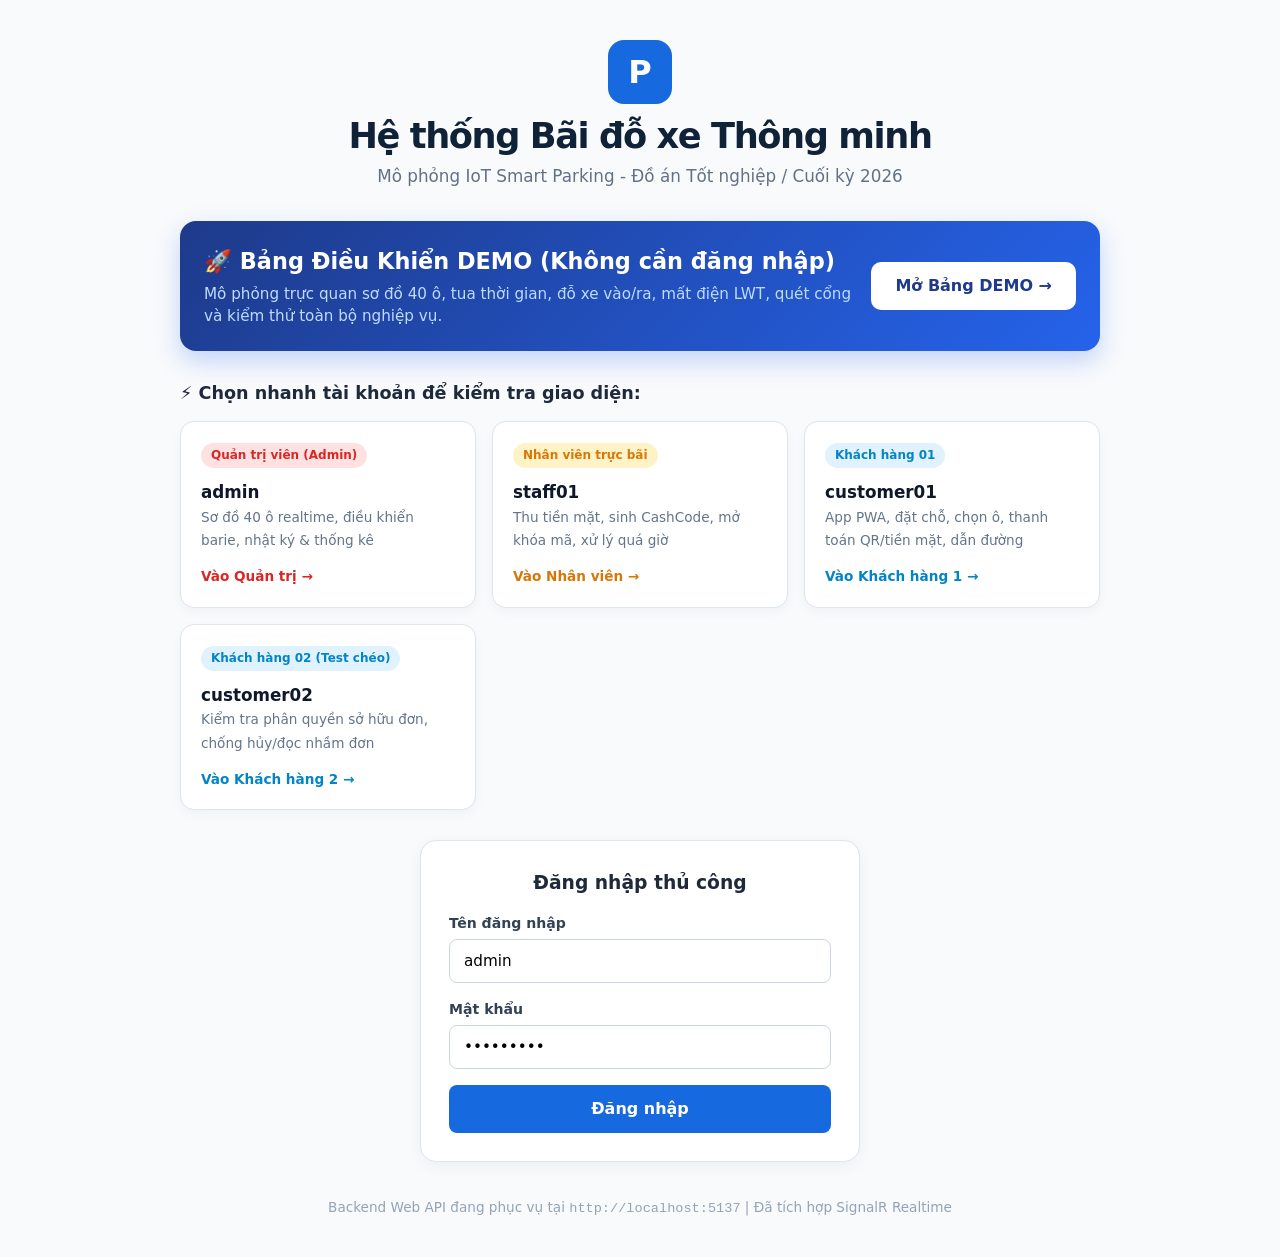
<file: IOT_SmartParking/dashboard/index.html>
<!doctype html>
<html lang="vi">
<head>
  <meta charset="UTF-8">
  <meta name="viewport" content="width=device-width, initial-scale=1.0">
  <title>Đăng nhập | Smart Parking IoT</title>
  <link rel="stylesheet" href="style.css?v=20261121-1">
  <style>
    .login-container {
      max-width: 960px;
      margin: 40px auto;
      padding: 0 20px;
    }
    .hero-banner {
      text-align: center;
      margin-bottom: 32px;
    }
    .hero-banner h1 {
      font-size: 2.2rem;
      color: #102238;
      margin-bottom: 8px;
    }
    .hero-banner p {
      color: #637187;
      font-size: 1.05rem;
    }
    .quick-access-grid {
      display: grid;
      grid-template-columns: repeat(auto-fit, minmax(220px, 1fr));
      gap: 16px;
      margin-bottom: 30px;
    }
    .quick-btn-card {
      background: #ffffff;
      border: 1px solid #dde5ef;
      border-radius: 14px;
      padding: 20px;
      text-align: left;
      cursor: pointer;
      transition: all 0.2s ease;
      box-shadow: 0 4px 12px rgba(18, 32, 54, 0.04);
      display: flex;
      flex-direction: column;
      justify-content: space-between;
    }
    .quick-btn-card:hover {
      transform: translateY(-3px);
      box-shadow: 0 8px 24px rgba(23, 105, 224, 0.15);
      border-color: #1769e0;
    }
    .role-badge {
      display: inline-block;
      font-size: 0.75rem;
      font-weight: 700;
      padding: 4px 10px;
      border-radius: 99px;
      margin-bottom: 12px;
      width: fit-content;
    }
    .role-admin { background: #fee2e2; color: #dc2626; }
    .role-staff { background: #fef3c7; color: #d97706; }
    .role-customer { background: #e0f2fe; color: #0284c7; }
    .demo-hero-card {
      background: linear-gradient(135deg, #1e3a8a, #2563eb);
      color: white;
      border-radius: 16px;
      padding: 24px;
      margin-bottom: 30px;
      display: flex;
      align-items: center;
      justify-content: space-between;
      gap: 20px;
      box-shadow: 0 10px 25px rgba(37, 99, 235, 0.25);
    }
    .demo-hero-card h2 { margin: 0 0 6px 0; color: #ffffff; font-size: 1.4rem; }
    .demo-hero-card p { margin: 0; color: #bfdbfe; font-size: 0.95rem; }
    .btn-demo-glow {
      background: #ffffff;
      color: #1e3a8a;
      font-weight: 700;
      padding: 12px 24px;
      border-radius: 10px;
      border: none;
      font-size: 1rem;
      white-space: nowrap;
      transition: all 0.2s ease;
    }
    .btn-demo-glow:hover {
      background: #f8fafc;
      transform: scale(1.04);
      box-shadow: 0 4px 15px rgba(255, 255, 255, 0.4);
    }
    .manual-login-card {
      background: #ffffff;
      border: 1px solid #dde5ef;
      border-radius: 16px;
      padding: 28px;
      max-width: 440px;
      margin: 0 auto;
      box-shadow: 0 4px 16px rgba(18, 32, 54, 0.05);
    }
    .form-group {
      margin-bottom: 16px;
      text-align: left;
    }
    .form-group label {
      display: block;
      margin-bottom: 6px;
      font-size: 0.88rem;
      font-weight: 600;
      color: #334155;
    }
    .form-group input {
      width: 100%;
      padding: 10px 14px;
      border: 1px solid #cbd5e1;
      border-radius: 8px;
      font-size: 0.95rem;
    }
    .btn-submit {
      width: 100%;
      padding: 12px;
      background: #1769e0;
      color: white;
      border: none;
      border-radius: 8px;
      font-weight: 700;
      font-size: 1rem;
      transition: background 0.2s;
    }
    .btn-submit:hover {
      background: #1554be;
    }
    .login-error {
      color: #dc2626;
      background: #fef2f2;
      border: 1px solid #fee2e2;
      padding: 10px;
      border-radius: 8px;
      font-size: 0.88rem;
      margin-top: 12px;
      display: none;
    }
    .footer-note {
      text-align: center;
      margin-top: 36px;
      color: #94a3b8;
      font-size: 0.85rem;
    }
  </style>
</head>
<body style="background: #f8fafc;">
  <div class="login-container">
    <div class="hero-banner">
      <div style="display: inline-flex; align-items: center; justify-content: center; width: 64px; height: 64px; border-radius: 16px; background: #1769e0; color: white; font-size: 2rem; font-weight: 800; margin-bottom: 12px;">P</div>
      <h1>Hệ thống Bãi đỗ xe Thông minh</h1>
      <p>Mô phỏng IoT Smart Parking - Đồ án Tốt nghiệp / Cuối kỳ 2026</p>
    </div>

    <!-- Bảng điều khiển Demo Nhanh -->
    <div class="demo-hero-card">
      <div>
        <h2>🚀 Bảng Điều Khiển DEMO (Không cần đăng nhập)</h2>
        <p>Mô phỏng trực quan sơ đồ 40 ô, tua thời gian, đỗ xe vào/ra, mất điện LWT, quét cổng và kiểm thử toàn bộ nghiệp vụ.</p>
      </div>
      <button class="btn-demo-glow" onclick="window.location.href='demo.html'">Mở Bảng DEMO →</button>
    </div>

    <h3 style="margin-bottom: 14px; color: #1e293b; font-size: 1.1rem;">⚡ Chọn nhanh tài khoản để kiểm tra giao diện:</h3>
    
    <div class="quick-access-grid">
      <!-- Admin -->
      <div class="quick-btn-card" onclick="quickLogin('admin', 'Admin@123', 'admin.html')">
        <div>
          <span class="role-badge role-admin">Quản trị viên (Admin)</span>
          <strong style="display: block; font-size: 1.05rem; color: #0f172a;">admin</strong>
          <span style="color: #64748b; font-size: 0.85rem;">Sơ đồ 40 ô realtime, điều khiển barie, nhật ký & thống kê</span>
        </div>
        <div style="margin-top: 16px; color: #dc2626; font-size: 0.85rem; font-weight: 600;">Vào Quản trị →</div>
      </div>

      <!-- Staff -->
      <div class="quick-btn-card" onclick="quickLogin('staff01', 'Staff@123', 'staff.html')">
        <div>
          <span class="role-badge role-staff">Nhân viên trực bãi</span>
          <strong style="display: block; font-size: 1.05rem; color: #0f172a;">staff01</strong>
          <span style="color: #64748b; font-size: 0.85rem;">Thu tiền mặt, sinh CashCode, mở khóa mã, xử lý quá giờ</span>
        </div>
        <div style="margin-top: 16px; color: #d97706; font-size: 0.85rem; font-weight: 600;">Vào Nhân viên →</div>
      </div>

      <!-- Customer 01 -->
      <div class="quick-btn-card" onclick="quickLogin('customer01', 'Customer@123', 'customer.html')">
        <div>
          <span class="role-badge role-customer">Khách hàng 01</span>
          <strong style="display: block; font-size: 1.05rem; color: #0f172a;">customer01</strong>
          <span style="color: #64748b; font-size: 0.85rem;">App PWA, đặt chỗ, chọn ô, thanh toán QR/tiền mặt, dẫn đường</span>
        </div>
        <div style="margin-top: 16px; color: #0284c7; font-size: 0.85rem; font-weight: 600;">Vào Khách hàng 1 →</div>
      </div>

      <!-- Customer 02 -->
      <div class="quick-btn-card" onclick="quickLogin('customer02', 'Customer02@123', 'customer.html')">
        <div>
          <span class="role-badge role-customer">Khách hàng 02 (Test chéo)</span>
          <strong style="display: block; font-size: 1.05rem; color: #0f172a;">customer02</strong>
          <span style="color: #64748b; font-size: 0.85rem;">Kiểm tra phân quyền sở hữu đơn, chống hủy/đọc nhầm đơn</span>
        </div>
        <div style="margin-top: 16px; color: #0284c7; font-size: 0.85rem; font-weight: 600;">Vào Khách hàng 2 →</div>
      </div>
    </div>

    <!-- Đăng nhập thủ công -->
    <div class="manual-login-card">
      <h3 style="margin-top: 0; margin-bottom: 16px; text-align: center; color: #1e293b;">Đăng nhập thủ công</h3>
      <form id="loginForm" onsubmit="handleManualLogin(event)">
        <div class="form-group">
          <label for="username">Tên đăng nhập</label>
          <input type="text" id="username" required placeholder="admin, staff01, customer01..." value="admin">
        </div>
        <div class="form-group">
          <label for="password">Mật khẩu</label>
          <input type="password" id="password" required placeholder="••••••••" value="Admin@123">
        </div>
        <button type="submit" class="btn-submit" id="btnLogin">Đăng nhập</button>
        <div id="loginError" class="login-error"></div>
      </form>
    </div>

    <div class="footer-note">
      Backend Web API đang phục vụ tại <code>http://localhost:5137</code> | Đã tích hợp SignalR Realtime
    </div>
  </div>

  <script>
    async function quickLogin(username, password, redirectUrl) {
      const btn = event.currentTarget;
      const originalText = btn.innerHTML;
      btn.style.opacity = '0.6';
      btn.style.pointerEvents = 'none';

      try {
        const res = await fetch('/api/auth/login', {
          method: 'POST',
          headers: { 'Content-Type': 'application/json' },
          body: JSON.stringify({ username, password })
        });

        if (!res.ok) {
          const err = await res.json();
          alert('Đăng nhập thất bại: ' + (err.message || res.statusText));
          return;
        }

        const data = await res.json();
        localStorage.setItem('smartParkingToken', data.accessToken);
        localStorage.setItem('smartParkingUser', JSON.stringify({
          username: data.username,
          role: data.role
        }));

        window.location.href = redirectUrl;
      } catch (e) {
        alert('Lỗi kết nối máy chủ: ' + e.message);
      } finally {
        btn.style.opacity = '1';
        btn.style.pointerEvents = 'auto';
      }
    }

    async function handleManualLogin(e) {
      e.preventDefault();
      const u = document.getElementById('username').value.trim();
      const p = document.getElementById('password').value;
      const errBox = document.getElementById('loginError');
      const btn = document.getElementById('btnLogin');

      errBox.style.display = 'none';
      btn.disabled = true;
      btn.textContent = 'Đang xử lý...';

      try {
        const res = await fetch('/api/auth/login', {
          method: 'POST',
          headers: { 'Content-Type': 'application/json' },
          body: JSON.stringify({ username: u, password: p })
        });

        if (!res.ok) {
          const err = await res.json();
          errBox.textContent = err.message || 'Tên đăng nhập hoặc mật khẩu không chính xác.';
          errBox.style.display = 'block';
          return;
        }

        const data = await res.json();
        localStorage.setItem('smartParkingToken', data.accessToken);
        localStorage.setItem('smartParkingUser', JSON.stringify({
          username: data.username,
          role: data.role
        }));

        if (data.role === 'Admin') window.location.href = 'admin.html';
        else if (data.role === 'Staff') window.location.href = 'staff.html';
        else window.location.href = 'customer.html';
      } catch (err) {
        errBox.textContent = 'Không thể kết nối đến máy chủ: ' + err.message;
        errBox.style.display = 'block';
      } finally {
        btn.disabled = false;
        btn.textContent = 'Đăng nhập';
      }
    }
  </script>
</body>
</html>
</file>
<file: IOT_SmartParking/dashboard/style.css>
:root {
  --ink: #122036;
  --muted: #637187;
  --line: #dde5ef;
  --canvas: #eff4f9;
  --surface: #ffffff;
  --sidebar: #102238;
  --sidebar-soft: #193149;
  --blue: #1769e0;
  --blue-soft: #eaf3ff;
  --green: #109b61;
  --green-soft: #e8f8f0;
  --red: #da3b4d;
  --red-soft: #ffedf0;
  --violet: #7450d8;
  --violet-soft: #f0edff;
  --amber: #c77908;
  --shadow: 0 12px 32px rgba(31, 54, 81, .07);
}

* { box-sizing: border-box; }
body { margin: 0; min-width: 320px; background: var(--canvas); color: var(--ink); font: 400 16px/1.45 Inter, ui-sans-serif, system-ui, -apple-system, BlinkMacSystemFont, "Segoe UI", sans-serif; }
button, input { font: inherit; }
button { cursor: pointer; }
button:focus-visible, input:focus-visible { outline: 3px solid rgba(23, 105, 224, .3); outline-offset: 2px; }

.app-shell { min-height: 100vh; }
.sidebar { position: fixed; inset: 0 auto 0 0; z-index: 2; width: 252px; padding: 28px 18px; display: flex; flex-direction: column; background: var(--sidebar); color: #fff; }
.brand { display: flex; align-items: center; gap: 12px; padding: 0 8px; margin-bottom: 42px; }
.brand-mark { width: 44px; height: 44px; display: grid; place-items: center; border-radius: 13px; background: linear-gradient(145deg, #2b81f8, #1554be); font-size: 1.5rem; font-weight: 800; box-shadow: 0 8px 20px rgba(10, 64, 158, .45); }
.brand strong, .brand span { display: block; }
.brand strong { font-size: 1.1rem; letter-spacing: -.02em; }
.brand span { margin-top: 2px; color: #a9bdd1; font-size: .78rem; }
.navigation { display: grid; gap: 6px; }
.nav-item { width: 100%; display: flex; align-items: center; gap: 13px; padding: 12px 14px; border: 0; border-radius: 10px; background: transparent; color: #a9bdd1; text-align: left; transition: background .18s ease, color .18s ease; }
.nav-item:hover, .nav-item.active { background: var(--sidebar-soft); color: #fff; }
.nav-item span { width: 18px; font-weight: 700; text-align: center; }
.broker-card { display: flex; gap: 11px; align-items: center; margin-top: auto; padding: 14px; border: 1px solid rgba(187, 211, 235, .12); border-radius: 13px; background: rgba(255,255,255,.055); }
.broker-card div { min-width: 0; display: grid; }
.broker-card strong { font-size: .82rem; }
.broker-card span:last-child { overflow: hidden; color: #a9bdd1; font-size: .75rem; text-overflow: ellipsis; white-space: nowrap; }
.status-dot { flex: 0 0 auto; width: 10px; height: 10px; border-radius: 50%; }
.status-dot.online { background: #2bd181; box-shadow: 0 0 0 4px rgba(43, 209, 129, .15); }
.status-dot.offline { background: #fb6070; }

.main-content { width: calc(100% - 252px); min-height: 100vh; margin-left: 252px; padding: 34px; }
.page-header { display: flex; align-items: center; justify-content: space-between; gap: 24px; margin-bottom: 28px; }
.eyebrow { margin: 0 0 5px; color: var(--blue); font-size: .72rem; font-weight: 800; letter-spacing: .11em; }
h1, h2, h3, p { margin-top: 0; }
h1 { margin-bottom: 5px; font-size: clamp(1.8rem, 3vw, 2.25rem); line-height: 1.15; letter-spacing: -.04em; }
.page-subtitle { margin-bottom: 0; color: var(--muted); }
.header-meta { display: flex; align-items: center; gap: 14px; }
.clock-box { min-width: 108px; color: var(--ink); text-align: right; }
.clock-box strong, .clock-box span { display: block; }
.clock-box strong { font-variant-numeric: tabular-nums; font-size: 1.05rem; }
.clock-box span { color: var(--muted); font-size: .78rem; }
.live-badge { display: flex; align-items: center; gap: 7px; padding: 8px 11px; border: 1px solid #bcebd4; border-radius: 999px; background: var(--green-soft); color: #087247; font-size: .76rem; font-weight: 800; letter-spacing: .04em; }
.live-badge span { width: 7px; height: 7px; border-radius: 50%; background: var(--green); box-shadow: 0 0 0 4px rgba(16, 155, 97, .12); }

.stat-grid { display: grid; grid-template-columns: repeat(5, minmax(0, 1fr)); gap: 16px; margin-bottom: 20px; }
.stat-card, .panel { border: 1px solid var(--line); border-radius: 16px; background: var(--surface); box-shadow: var(--shadow); }
.stat-card { display: flex; align-items: center; gap: 14px; min-height: 104px; padding: 19px; }
.stat-icon { width: 47px; height: 47px; display: grid; flex: 0 0 auto; place-items: center; border-radius: 12px; font-size: 1.2rem; font-weight: 800; }
.stat-icon.blue { background: var(--blue-soft); color: var(--blue); }.stat-icon.green { background: var(--green-soft); color: var(--green); }.stat-icon.red { background: var(--red-soft); color: var(--red); }.stat-icon.violet { background: var(--violet-soft); color: var(--violet); }.stat-icon.money { background: #fff4e9; color: #d96010; }
.stat-card span:not(.stat-icon) { display: block; color: var(--muted); font-size: .82rem; }.stat-card strong { display: block; font-size: 1.65rem; line-height: 1.1; }

.dashboard-grid { display: grid; grid-template-columns: minmax(0, 2fr) minmax(280px, .9fr); gap: 20px; margin-bottom: 20px; }
.dashboard-grid.single-panel { grid-template-columns: minmax(0, 1fr); }
.panel { padding: 22px; }
.panel-heading { display: flex; align-items: flex-start; justify-content: space-between; gap: 16px; margin-bottom: 19px; }
.panel-heading h2 { margin-bottom: 3px; font-size: 1.07rem; letter-spacing: -.015em; }.panel-heading p { margin-bottom: 0; color: var(--muted); font-size: .8rem; }
.legend { display: flex; flex-wrap: wrap; justify-content: flex-end; gap: 12px; color: var(--muted); font-size: .76rem; }.legend span { display: inline-flex; align-items: center; gap: 6px; }.legend i { width: 9px; height: 9px; border-radius: 50%; }.legend .free { background: var(--green); }.legend .reserved { background: var(--amber); }.legend .occupied { background: var(--red); }
.parking-grid { display: grid; grid-template-columns: repeat(6, minmax(72px, 1fr)); gap: 11px; }
.parking-space { min-height: 120px; display: flex; flex-direction: column; justify-content: space-between; padding: 12px; border: 2px solid #bee9d2; border-radius: 13px; background: linear-gradient(145deg, #f1fcf6, var(--green-soft)); transition: transform .18s ease, box-shadow .18s ease; }.parking-space.selectable { cursor: pointer; }.parking-space:hover { transform: translateY(-2px); box-shadow: 0 10px 20px rgba(16, 155, 97, .1); }.parking-space.selected { border-color: #5794e8; box-shadow: 0 0 0 3px rgba(23, 105, 224, .14); }.parking-space.reserved { border-color: #f3d193; background: linear-gradient(145deg, #fffaf0, #fff1d6); }.parking-space.occupied { border-color: #ffc6cd; background: linear-gradient(145deg, #fff8f8, var(--red-soft)); }.space-top { display: flex; align-items: flex-start; justify-content: space-between; gap: 6px; }.space-id { font-weight: 800; }.space-state { color: var(--green); font-size: .62rem; font-weight: 800; letter-spacing: .05em; }.reserved .space-state { color: var(--amber); }.occupied .space-state { color: var(--red); }.car-symbol { align-self: center; opacity: .16; font-size: 1.9rem; }.reserved .car-symbol { opacity: .35; }.occupied .car-symbol { opacity: .72; }.space-info { color: var(--muted); font-size: .68rem; line-height: 1.25; }.reserved .space-info { color: #94621b; }.occupied .space-info { color: #a13240; }.space-confirm-button { width: 100%; margin-top: 8px; padding: 7px 6px; border: 0; border-radius: 7px; background: #d17c00; color: #fff; font-size: .64rem; font-weight: 800; cursor: pointer; }.space-confirm-button:hover { background: #ae6500; }

.system-list { display: grid; }.system-row { display: flex; align-items: center; justify-content: space-between; gap: 12px; padding: 15px 0; border-top: 1px solid var(--line); }.system-row:first-child { padding-top: 0; border-top: 0; }.system-row:last-child { padding-bottom: 0; }.system-row strong, .system-row span { display: block; }.system-row strong { font-size: .87rem; }.system-row span { margin-top: 2px; color: var(--muted); font-size: .72rem; }.badge { display: inline-flex; align-items: center; justify-content: center; min-width: 74px; padding: 5px 7px; border-radius: 999px; font-size: .65rem; font-weight: 800; letter-spacing: .035em; }.badge.unknown { background: #eef1f5; color: #657184; }.badge.online, .badge.synced, .badge.safe { background: var(--green-soft); color: #087247; }.badge.offline, .badge.emergency { background: var(--red-soft); color: #bb2638; }.badge.open { background: var(--blue-soft); color: #1658b7; }.badge.closed { background: #eef1f5; color: #546277; }

.controls-panel, .sessions-panel, .history-panel { margin-bottom: 20px; }.control-grid { display: grid; grid-template-columns: repeat(3, minmax(0, 1fr)); gap: 17px; }.control-box { display: flex; min-height: 290px; flex-direction: column; padding: 18px; border: 1px solid var(--line); border-radius: 13px; background: #fbfdff; }.control-box h3 { margin-bottom: 17px; font-size: .98rem; }.control-box label { margin: 10px 0 5px; color: var(--muted); font-size: .76rem; font-weight: 700; }.control-box input, .control-box select { width: 100%; padding: 10px 11px; border: 1px solid #cdd8e5; border-radius: 9px; background: #fff; color: var(--ink); }.control-box input::placeholder { color: #9eacbd; }.control-box select:disabled { cursor: not-allowed; background: #f1f4f8; color: #8190a3; }.control-copy { margin: 0 0 16px; color: var(--muted); font-size: .82rem; }.button { width: 100%; min-height: 40px; margin-top: auto; border: 1px solid transparent; border-radius: 9px; color: #fff; font-size: .84rem; font-weight: 800; transition: filter .18s ease, transform .18s ease; }.button + .button { margin-top: 9px; }.button:hover { filter: brightness(.96); transform: translateY(-1px); }.button.primary { background: var(--blue); }.button.success { background: var(--green); }.button.secondary { background: #edf4ff; border-color: #c9dcfb; color: #1658b7; }.button.danger { background: var(--red); }.button.dark { background: #26384d; }

.count-badge { padding: 6px 9px; border-radius: 999px; background: var(--blue-soft); color: #1658b7; font-size: .73rem; font-weight: 800; }.table-scroll { overflow-x: auto; }table { width: 100%; border-collapse: collapse; text-align: left; white-space: nowrap; }th { padding: 0 12px 10px; color: var(--muted); font-size: .68rem; letter-spacing: .06em; text-transform: uppercase; }td { padding: 13px 12px; border-top: 1px solid var(--line); font-size: .84rem; }td:first-child, th:first-child { padding-left: 0; }td:last-child, th:last-child { padding-right: 0; }.empty-row td { padding: 30px 0; color: var(--muted); text-align: center; }.plate { color: #155fbc; font-weight: 800; }.duration { font-family: ui-monospace, SFMono-Regular, Menlo, Consolas, monospace; font-weight: 700; }.fee { color: #087247; font-weight: 800; }.session-status { display: inline-flex; padding: 5px 8px; border-radius: 999px; background: var(--green-soft); color: #087247; font-size: .66rem; font-weight: 800; }.session-status.parking { background: #fff5dd; color: var(--amber); }.session-status.exiting { background: var(--blue-soft); color: #1658b7; }

.text-button { border: 0; background: transparent; color: var(--blue); font-size: .8rem; font-weight: 800; }.event-log { display: grid; max-height: 260px; overflow: auto; border-top: 1px solid var(--line); }.log-entry { padding: 10px 0; border-bottom: 1px solid var(--line); color: #405068; font-family: ui-monospace, SFMono-Regular, Menlo, Consolas, monospace; font-size: .73rem; overflow-wrap: anywhere; }.log-entry:last-child { border-bottom: 0; }.log-time { color: var(--muted); }.log-topic { color: var(--blue); font-weight: 800; }
.toast { position: fixed; right: 24px; bottom: 24px; z-index: 10; max-width: min(360px, calc(100vw - 48px)); padding: 12px 15px; border-radius: 10px; background: #122036; color: #fff; box-shadow: 0 14px 30px rgba(18, 32, 54, .25); font-size: .86rem; opacity: 0; pointer-events: none; transform: translateY(12px); transition: opacity .2s ease, transform .2s ease; }.toast.show { opacity: 1; transform: translateY(0); }

@media (max-width: 1120px) { .stat-grid { grid-template-columns: repeat(2, 1fr); }.dashboard-grid { grid-template-columns: 1fr; }.system-panel { min-height: auto; }.control-grid { grid-template-columns: 1fr; }.control-box { min-height: 0; }.control-box .button:first-of-type { margin-top: 18px; } }
@media (max-width: 800px) { .sidebar { position: static; width: 100%; min-height: auto; padding: 16px; }.app-shell { display: block; }.brand { margin-bottom: 15px; }.navigation { grid-template-columns: repeat(4, 1fr); }.nav-item { justify-content: center; padding: 10px 6px; font-size: 0; }.nav-item span { font-size: 1rem; }.broker-card { display: none; }.main-content { width: 100%; margin: 0; padding: 22px 16px; }.page-header { align-items: flex-start; }.parking-grid { grid-template-columns: repeat(3, 1fr); } }
@media (max-width: 530px) { .page-header { display: block; }.header-meta { margin-top: 16px; justify-content: space-between; }.stat-grid { grid-template-columns: 1fr 1fr; gap: 10px; }.stat-card { min-height: 88px; padding: 13px; }.stat-icon { width: 38px; height: 38px; }.stat-card strong { font-size: 1.35rem; }.panel { padding: 16px; }.panel-heading { display: block; }.legend { justify-content: flex-start; margin-top: 12px; }.parking-grid { gap: 8px; }.parking-space { min-height: 103px; padding: 9px; }.space-info { font-size: .61rem; }.live-badge { font-size: .7rem; }.toast { right: 16px; bottom: 16px; } }
</file>
